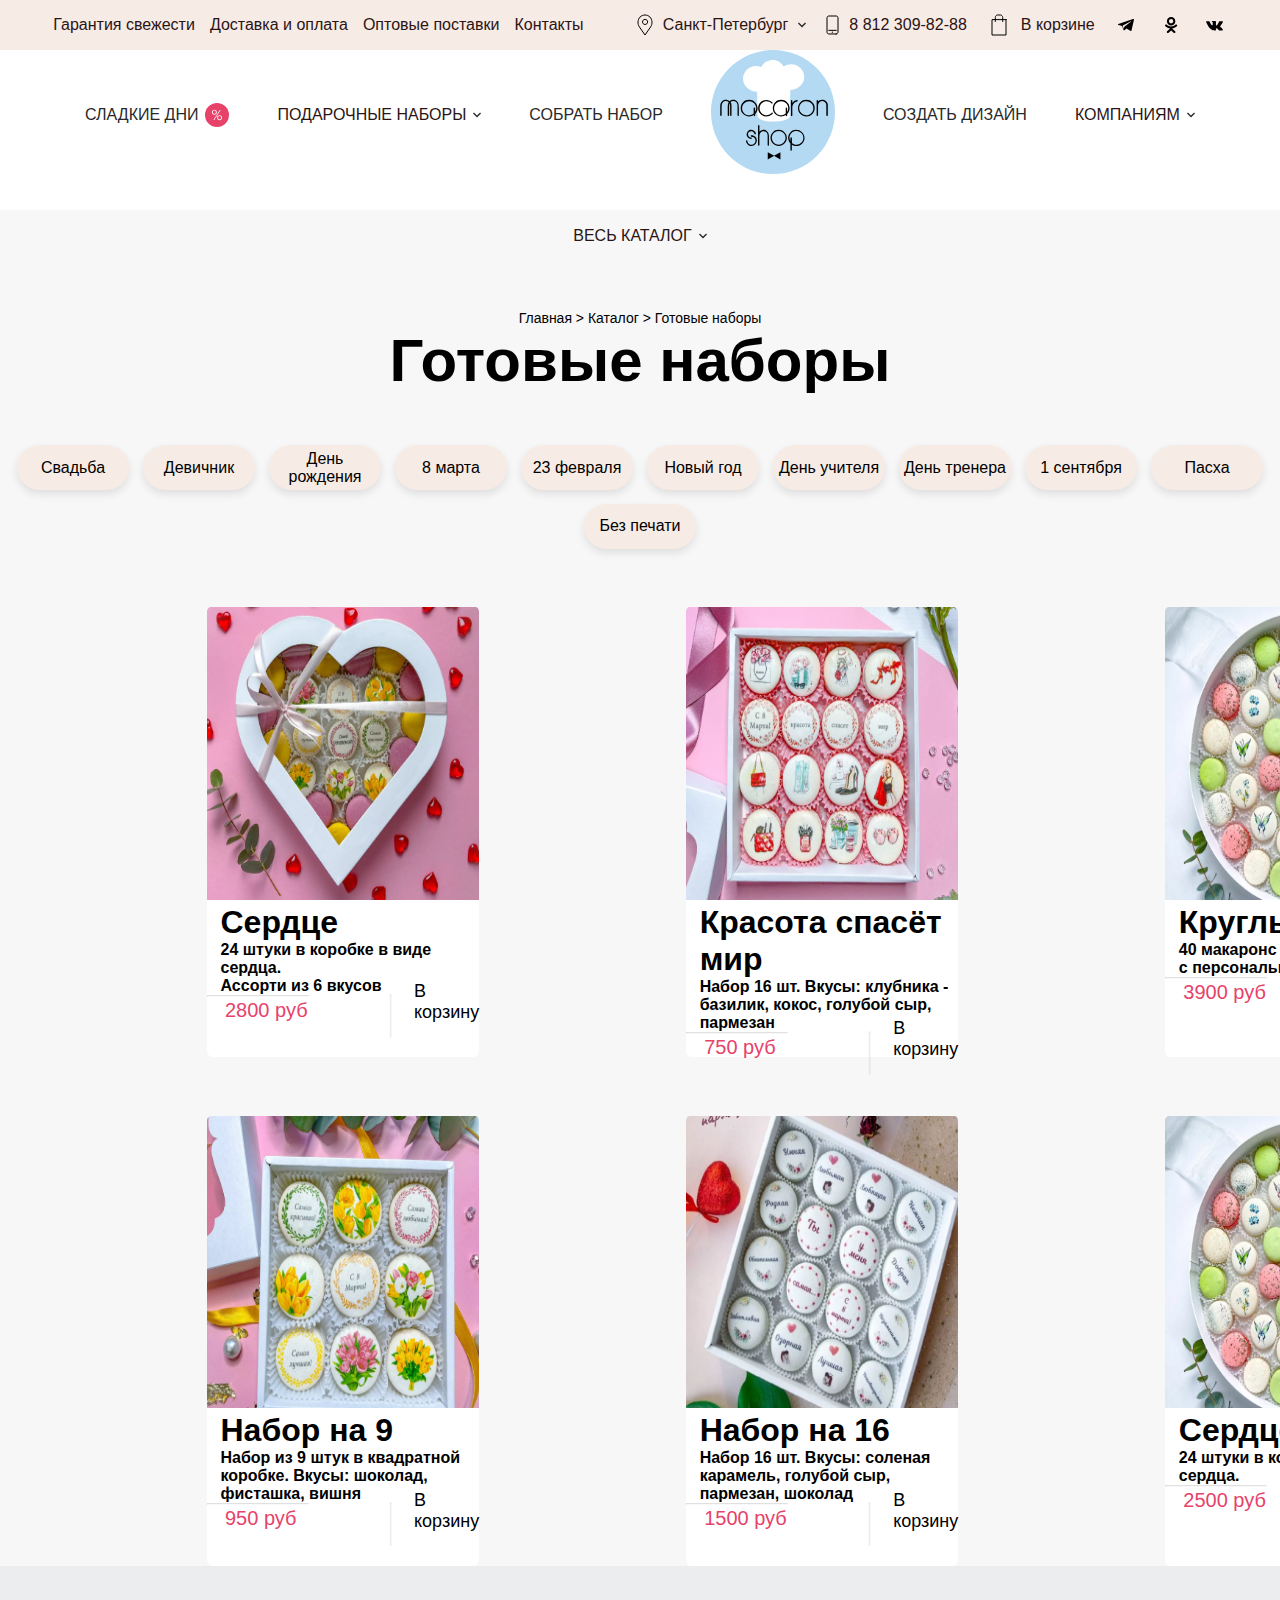
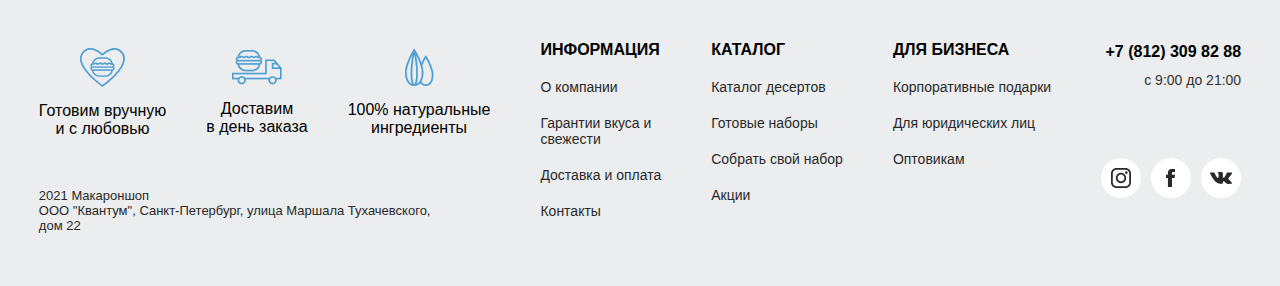
<file: Готовые наборы/index.html>
<!DOCTYPE html>
<html lang="en">

<head>
    <meta charset="UTF-8">
    <meta name="viewport" content="width=device-width, initial-scale=1.0">
    <title>Document</title>
    <link rel="stylesheet" href="style.css">
</head>

<body>

    <header>
        <article class="linkheaderleft">
            <b><a class="headerhref" href="../Гарантии качества/garant.html">Гарантия свежести</a></b>
            <b><a class="headerhref" href="../Доставка/dostav.html">Доставка и оплата</a></b>
            <b><a class="headerhref" href="#">Оптовые поставки</a></b>
            <b><a class="headerhref" href="#">Контакты</a></b>
        </article>
        <article class="linkheadermiddle">
            <article class="address">
                <img src="Картинки/head/Метка.svg" alt="Метка">
                <b>Санкт-Петербург</b>
                <img src="Картинки/head/Вниз.svg">
            </article>
            <article class="address">
                <img src="Картинки/head/Телефон.svg" alt="phone">
                <b>8 812 309-82-88</b>
            </article>
            <article class="address">
                <img src="Картинки/head/Корзина.svg" alt="basket">
                <b>В корзине</b>
            </article>
            <img class="social" src="Картинки/head/tg.svg" alt="tg">
            <img class="social" src="Картинки/head/ok.svg" alt="ok">
            <img class="social" src="Картинки/head/vk.svg" alt="vk">
        </article>

        <article class="mobileheader">
            <button class="mobileburger"> <img src="Картинки/head/burger.svg" alt="burger"></button>
            <img src="Картинки/head/mobile logo.svg">
            <button class="mobileaddress"><img src="Картинки/head/Корзина.svg"></button>
        </article>

    </header>
    <section class="head">
        <b><a class="linkhead" href="#">СЛАДКИЕ ДНИ</a> <img class="bot" src="Картинки/head/percent.svg"></b>
        <b class="linkhead">ПОДАРОЧНЫЕ НАБОРЫ <img class="bot" src="Картинки/head/Вниз.svg"></b>
        <b class="linkhead"><a href="#">СОБРАТЬ НАБОР</a></b>
        <form action="../Главная/main.html">
            <button class="buttonlogo"> <img class="logo" src="Картинки/head/лого.svg" alt="logo"></button>
        </form>
        <b><a class="linkhead" href="#">СОЗДАТЬ ДИЗАЙН</a></b>
        <b class="linkhead">КОМПАНИЯМ <img class="bot" src="Картинки/head/Вниз.svg"></b>
        <b class="linkhead">ВЕСЬ КАТАЛОГ <img class="bot" src="Картинки/head/Вниз.svg"></b>
    </section>


    <section class="container_1">
    </section>
    <article class="first-text">
        <p>Главная > Каталог > Готовые наборы</p>
    </article>
    <article class="second-text">
        <h1>Готовые наборы</h1>
    </article>
    </section>
    <section class="rectangle_more">
        <article class="rectangle_1">
            <p> Свадьба </p>
        </article>
        <article class="rectangle_2">
            <p> Девичник </p>
        </article>
        <article class="rectangle_3">
            <p> День рождения </p>
        </article>
        <article class="rectangle_4">
            <p> 8 марта </p>
        </article>
        <article class="rectangle_5">
            <p> 23 февраля </p>
        </article>
        <article class="rectangle_6">
            <p> Новый год </p>
        </article>
        <article class="rectangle_7">
            <p> День учителя </p>
        </article>
        <article class="rectangle_8">
            <p> День тренера </p>
        </article>
        <article class="rectangle_9">
            <p> 1 сентября </p>
        </article>
        <article class="rectangle_10">
            <p> Пасха </p>
        </article>
        <article class="rectangle_11">
            <p> Без печати </p>
        </article>
    </section>
    <section class="cards">
        <article class="card_1">
            <img src="images/card_1.png">
            <h1>Сердце</h1>
            <h4>24 штуки в коробке в виде сердца. <br>Ассорти из 6 вкусов </h4>
            <hr>
            <hr class="hr_2">
            <p class="text_1">2800 руб</p>
            <p class="text_2">В корзину</p>
            <img" src="images/shop.svg" width="100" height="111">
        </article>

        <article class="card_2">
            <img src="images/card_2.png">
            <h1>Красота спасёт мир </h1>
            <h4>Набор 16 шт. Вкусы: клубника - базилик, кокос, голубой сыр, пармезан</h4>
            <hr>
            <hr class="hr_2">
            <p class="text_1">750 руб</p>
            <p class="text_2">В корзину</p>
            <img" src="images/shop.svg" width="100" height="111">
        </article>

        <article class="card_3">
            <img src="images/card_3.png">
            <h1>Круглый набор </h1>
            <h4>40 макаронс в круглой коробке с персональной надписью</h4>
            <hr>
            <hr class="hr_2">
            <p class="text_1">3900 руб</p>
            <p class="text_2">В корзину</p>
            <img" src="images/shop.svg" width="100" height="111">
        </article>
    </section>

    <section class="cards">
        <article class="card_4">
            <img src="images/card_4.png">
            <h1>Набор на 9 </h1>
            <h4>Набор из 9 штук в квадратной коробке. Вкусы: шоколад, фисташка, вишня</h4>
            <hr>
            <hr class="hr_2">
            <p class="text_1">950 руб</p>
            <p class="text_2">В корзину</p>
            <img" src="images/shop.svg" width="100" height="111">
        </article>

        <article class="card_5">
            <img src="images/card_5.png">
            <h1>Набор на 16 </h1>
            <h4>Набор 16 шт. Вкусы: соленая карамель, голубой сыр, пармезан, шоколад </h4>
            <hr>
            <hr class="hr_2">
            <p class="text_1">1500 руб</p>
            <p class="text_2">В корзину</p>
            <img" src="images/shop.svg" width="100" height="111">
        </article>

        <article class="card_6">
            <img src="images/card_6.png">
            <h1>Сердце</h1>
            <h4>24 штуки в коробке в виде сердца.</h4>
            <hr>
            <hr class="hr_2">
            <p class="text_1">2500 руб</p>
            <p class="text_2">В корзину</p>
            <img" src="images/shop.svg" width="100" height="111">
        </article>
    </section>

    <footer>
        <article class="footerdesktop">
            <article class="contentfooter">

                <article class="firstcontentfooter">
                    <article class="imgfooter">

                        <article class="blockimgfooter">
                            <img src="Картинки/footer/Готовим вручную.png">
                            <p>Готовим вручную <br> и с любовью</p>
                        </article>


                        <article class="blockimgfooter">
                            <img src="Картинки/footer/Доставим.png">
                            <p>Доставим <br> в день заказа</p>
                        </article>

                        <article class="blockimgfooter">
                            <img src="Картинки/footer/миндальная мука.png">
                            <p>100% натуральные <br>ингредиенты</p>
                        </article>
                    </article>
                    <article class="textfooter"> 2021 Макароншоп<br>ООО "Квантум", Санкт-Петербург, улица Маршала
                        Тухачевского,<br> дом 22
                    </article>
                </article>

                <article class="linkfooter">
                    <h5>
                        <n> ИНФОРМАЦИЯ </n>
                    </h5>
                    <h6> <a href="#">О компании</a> </h6>
                    <h6> <a href="../Гарантии качества/garant.html">Гарантии вкуса и <br>свежести</a> </h6>
                    <h6> <a href="../Доставка/dostav.html">Доставка и оплата</a> </h6>
                    <h6> <a href="#">Контакты</a> </h6>
                </article>

                <article class="linkfooter">
                    <h5>
                        <n> КАТАЛОГ </n>
                    </h5>
                    <h6> <a href="#">Каталог десертов</a> </h6>
                    <h6> <a href="../Готовые наборы/index.html">Готовые наборы</a> </h6>
                    <h6> <a href="#">Собрать свой набор</a> </h6>
                    <h6> <a href="#">Акции</a> </h6>
                </article>

                <article class="linkfooter">
                    <h5>
                        <n> ДЛЯ БИЗНЕСА </n>
                    </h5>
                    <h6> <a href="#">Корпоративные подарки</a> </h6>
                    <h6> <a href="../Для юр.лиц/urli.html">Для юридических лиц</a> </h6>
                    <h6> <a href="#">Оптовикам</a> </h6>
                </article>
                <article class="infofooter">
                    <article class="textinfofooter">
                        <h4>
                            <n>+7 (812) 309 82 88 </n>
                        </h4>
                        <h6> с 9:00 до 21:00 </h6>
                    </article>
                    <article class="footersocial">
                        <a href="#"><img src="Картинки/footer/inst.svg"> </a>
                        <a href="#"><img src="Картинки/footer/facebook.svg"> </a>
                        <a href="#"><img src="Картинки/footer/wk.svg"> </a>
                    </article>
                </article>
            </article>
        </article>

        <article class="footermobile">
            <article class="imgfooter">
                <article class="blockimg">
                    <img src="Картинки/footer/Готовим вручную.png">
                    <img src="Картинки/footer/Доставим.png">
                    <img src="Картинки/footer/миндальная мука.png">
                </article>
                <article class="descriptionimg">
                    <p>Готовим вручную и с любовью</p>
                    <p>Доставим в день заказа</p>
                    <p>100% натуральные ингредиенты</p>
                </article>
            </article>

            <article class="textfooter">
                <article class="textleftfooter"> 2021 Макароншоп<br>ООО "Квантум", Санкт-Петербург,<br> улица Маршала
                    Тухачевского 22
                </article>
                <article class="textinfofooter">
                    <h4>
                        <n>+7 (812) 309 82 88 </n>
                    </h4>
                    <h6> с 9:00 до 21:00 </h6>
                </article>
            </article>
            <article class="footersocial">
                <a href="#"><img src="Картинки/footer/inst.svg"> </a>
                <a href="#"><img src="Картинки/footer/facebook.svg"> </a>
                <a href="#"><img src="Картинки/footer/wk.svg"> </a>
            </article>

        </article>

    </footer>
</body>

</html>
</file>
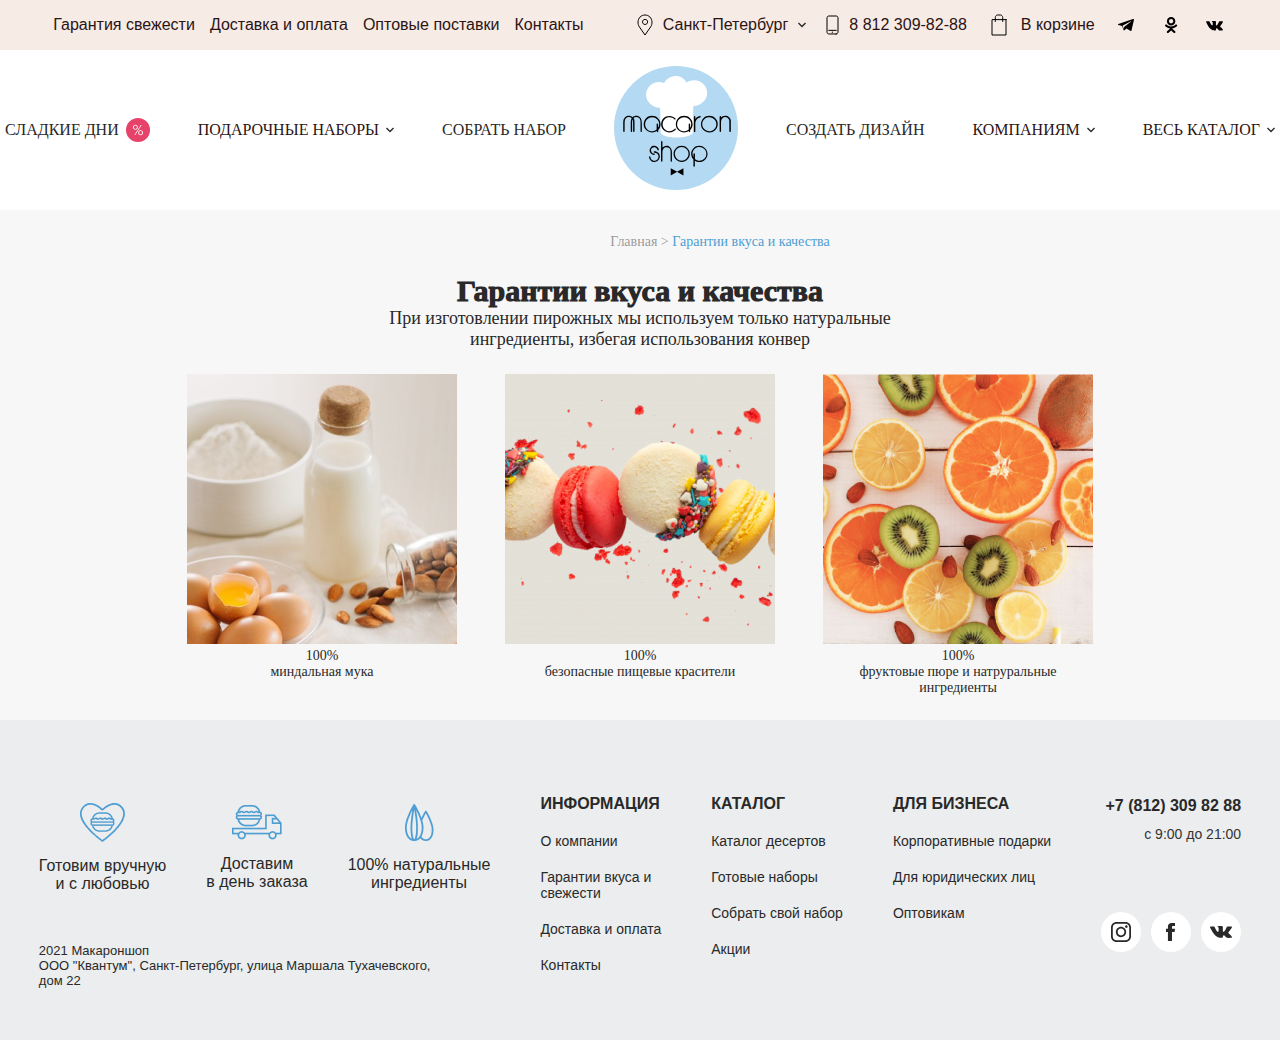
<file: Гарантии качества/garant.html>
<!DOCTYPE html>
<html lang="en">
<head>
    <meta charset="UTF-8">
    <meta http-equiv="X-UA-Compatible" content="IE=edge">
    <meta name="viewport" content="width=device-width, initial-scale=1.0">
    <link rel="stylesheet" href="garant.css">
    <title>Document</title>
</head>
<body>

    <header>
        <article class="linkheaderleft">
            <b><a class="headerhref" href="../Гарантии качества/garant.html">Гарантия свежести</a></b>
            <b><a class="headerhref" href="../Доставка/dostav.html">Доставка и оплата</a></b>
            <b><a class="headerhref" href="#">Оптовые поставки</a></b>
            <b><a class="headerhref" href="#">Контакты</a></b>
        </article>
        <article class="linkheadermiddle">
            <article class="address">
                <img src="Картинки/head/Метка.svg" alt="Метка">
                <b>Санкт-Петербург</b>
                <img src="Картинки/head/Вниз.svg">
            </article>
            <article class="address">
                <img src="Картинки/head/Телефон.svg" alt="phone">
                <b>8 812 309-82-88</b>
            </article>
            <article class="address">
                <img src="Картинки/head/Корзина.svg" alt="basket">
                <b>В корзине</b>
            </article>
            <img class="social" src="Картинки/head/tg.svg" alt="tg">
            <img class="social" src="Картинки/head/ok.svg" alt="ok">
            <img class="social" src="Картинки/head/vk.svg" alt="vk">
        </article>

        <article class="mobileheader">
            <button class="mobileburger"> <img src="Картинки/head/burger.svg" alt="burger"></button>
            <img src="Картинки/head/mobile logo.svg">
            <button class="mobileaddress"><img src="Картинки/head/Корзина.svg"></button>
        </article>

    </header>
    <section class="head">
        <b><a class="linkhead" href="#">СЛАДКИЕ ДНИ</a> <img class="bot" src="Картинки/head/percent.svg"></b>
        <b class="linkhead">ПОДАРОЧНЫЕ НАБОРЫ <img class="bot" src="Картинки/head/Вниз.svg"></b>
        <b class="linkhead"><a href="#">СОБРАТЬ НАБОР</a></b>
        <form action="../Главная/main.html">
            <button class="buttonlogo"> <img class="logo" src="Картинки/head/лого.svg" alt="logo"></button>
        </form>
        <b><a class="linkhead" href="#">СОЗДАТЬ ДИЗАЙН</a></b>
        <b class="linkhead">КОМПАНИЯМ <img class="bot" src="Картинки/head/Вниз.svg"></b>
        <b class="linkhead">ВЕСЬ КАТАЛОГ <img class="bot" src="Картинки/head/Вниз.svg"></b>
    </section>

    <section class="nav">
        <article>
            <a href="../Главная/main.html" class="link" id="glav">Главная ></a>
            <a href="#.html" class="link" id="garss"> Гарантии вкуса и качества</a>
        </article>
    </section>
    <section class="oglav">
        <p>Гарантии вкуса и качества<p>
    </section>      
    <section class="texts">
        <p> При изготовлении пирожных мы используем только натуральные</br>ингредиенты, избегая использования конвер</p>
    </section>
    <section class="card">           
        <article class="ot">
            <img src="./garant/milk.png" width="270" height="270" > 
            <p>100% </br>миндальная мука </p>
        </article>
        <article class="ot">
            <img src="./garant/makar.png" width="270" height="270"> 
            <p>100%</br>безопасные пищевые красители</p>
        </article>
        <article class="ot">
            <img src="./garant/orang.png" width="270" height="270">  
            <p>100%</br>фруктовые пюре и натруральные</br> ингредиенты</p>
        </article>
</section>
<footer>
    <article class="footerdesktop">
        <article class="contentfooter">

            <article class="firstcontentfooter">
                <article class="imgfooter">

                    <article class="blockimgfooter">
                        <img src="Картинки/footer/Готовим вручную.png">
                        <p>Готовим вручную <br> и с любовью</p>
                    </article>


                    <article class="blockimgfooter">
                        <img src="Картинки/footer/Доставим.png">
                        <p>Доставим <br> в день заказа</p>
                    </article>

                    <article class="blockimgfooter">
                        <img src="Картинки/footer/миндальная мука.png">
                        <p>100% натуральные <br>ингредиенты</p>
                    </article>
                </article>
                <article class="textfooter"> 2021 Макароншоп<br>ООО "Квантум", Санкт-Петербург, улица Маршала
                    Тухачевского,<br> дом 22
                </article>
            </article>

            <article class="linkfooter">
                <h5>
                    <n> ИНФОРМАЦИЯ </n>
                </h5>
                <h6> <a href="#">О компании</a> </h6>
                <h6> <a href="../Гарантии качества/garant.html">Гарантии вкуса и <br>свежести</a> </h6>
                <h6> <a href="../Доставка/dostav.html">Доставка и оплата</a> </h6>
                <h6> <a href="#">Контакты</a> </h6>
            </article>

            <article class="linkfooter">
                <h5>
                    <n> КАТАЛОГ </n>
                </h5>
                <h6> <a href="#">Каталог десертов</a> </h6>
                <h6> <a href="../Готовые наборы/index.html">Готовые наборы</a> </h6>
                <h6> <a href="#">Собрать свой набор</a> </h6>
                <h6> <a href="#">Акции</a> </h6>
            </article>

            <article class="linkfooter">
                <h5>
                    <n> ДЛЯ БИЗНЕСА </n>
                </h5>
                <h6> <a href="#">Корпоративные подарки</a> </h6>
                <h6> <a href="../Для юр.лиц/urli.html">Для юридических лиц</a> </h6>
                <h6> <a href="#">Оптовикам</a> </h6>
            </article>
            <article class="infofooter">
                <article class="textinfofooter">
                    <h4>
                        <n>+7 (812) 309 82 88 </n>
                    </h4>
                    <h6> с 9:00 до 21:00 </h6>
                </article>
                <article class="footersocial">
                    <a href="#"><img src="Картинки/footer/inst.svg"> </a>
                    <a href="#"><img src="Картинки/footer/facebook.svg"> </a>
                    <a href="#"><img src="Картинки/footer/wk.svg"> </a>
                </article>
            </article>
        </article>
    </article>

    <article class="footermobile">
        <article class="imgfooter">
            <article class="blockimg">
                <img src="Картинки/footer/Готовим вручную.png">
                <img src="Картинки/footer/Доставим.png">
                <img src="Картинки/footer/миндальная мука.png">
            </article>
            <article class="descriptionimg">
                <p>Готовим вручную и с любовью</p>
                <p>Доставим в день заказа</p>
                <p>100% натуральные ингредиенты</p>
            </article>
        </article>

        <article class="textfooter">
            <article class="textleftfooter"> 2021 Макароншоп<br>ООО "Квантум", Санкт-Петербург,<br> улица Маршала
                Тухачевского 22
            </article>
            <article class="textinfofooter">
                <h4>
                    <n>+7 (812) 309 82 88 </n>
                </h4>
                <h6> с 9:00 до 21:00 </h6>
            </article>
        </article>
        <article class="footersocial">
            <a href="#"><img src="Картинки/footer/inst.svg"> </a>
            <a href="#"><img src="Картинки/footer/facebook.svg"> </a>
            <a href="#"><img src="Картинки/footer/wk.svg"> </a>
        </article>

    </article>

</footer>


</body>
</html>
</file>
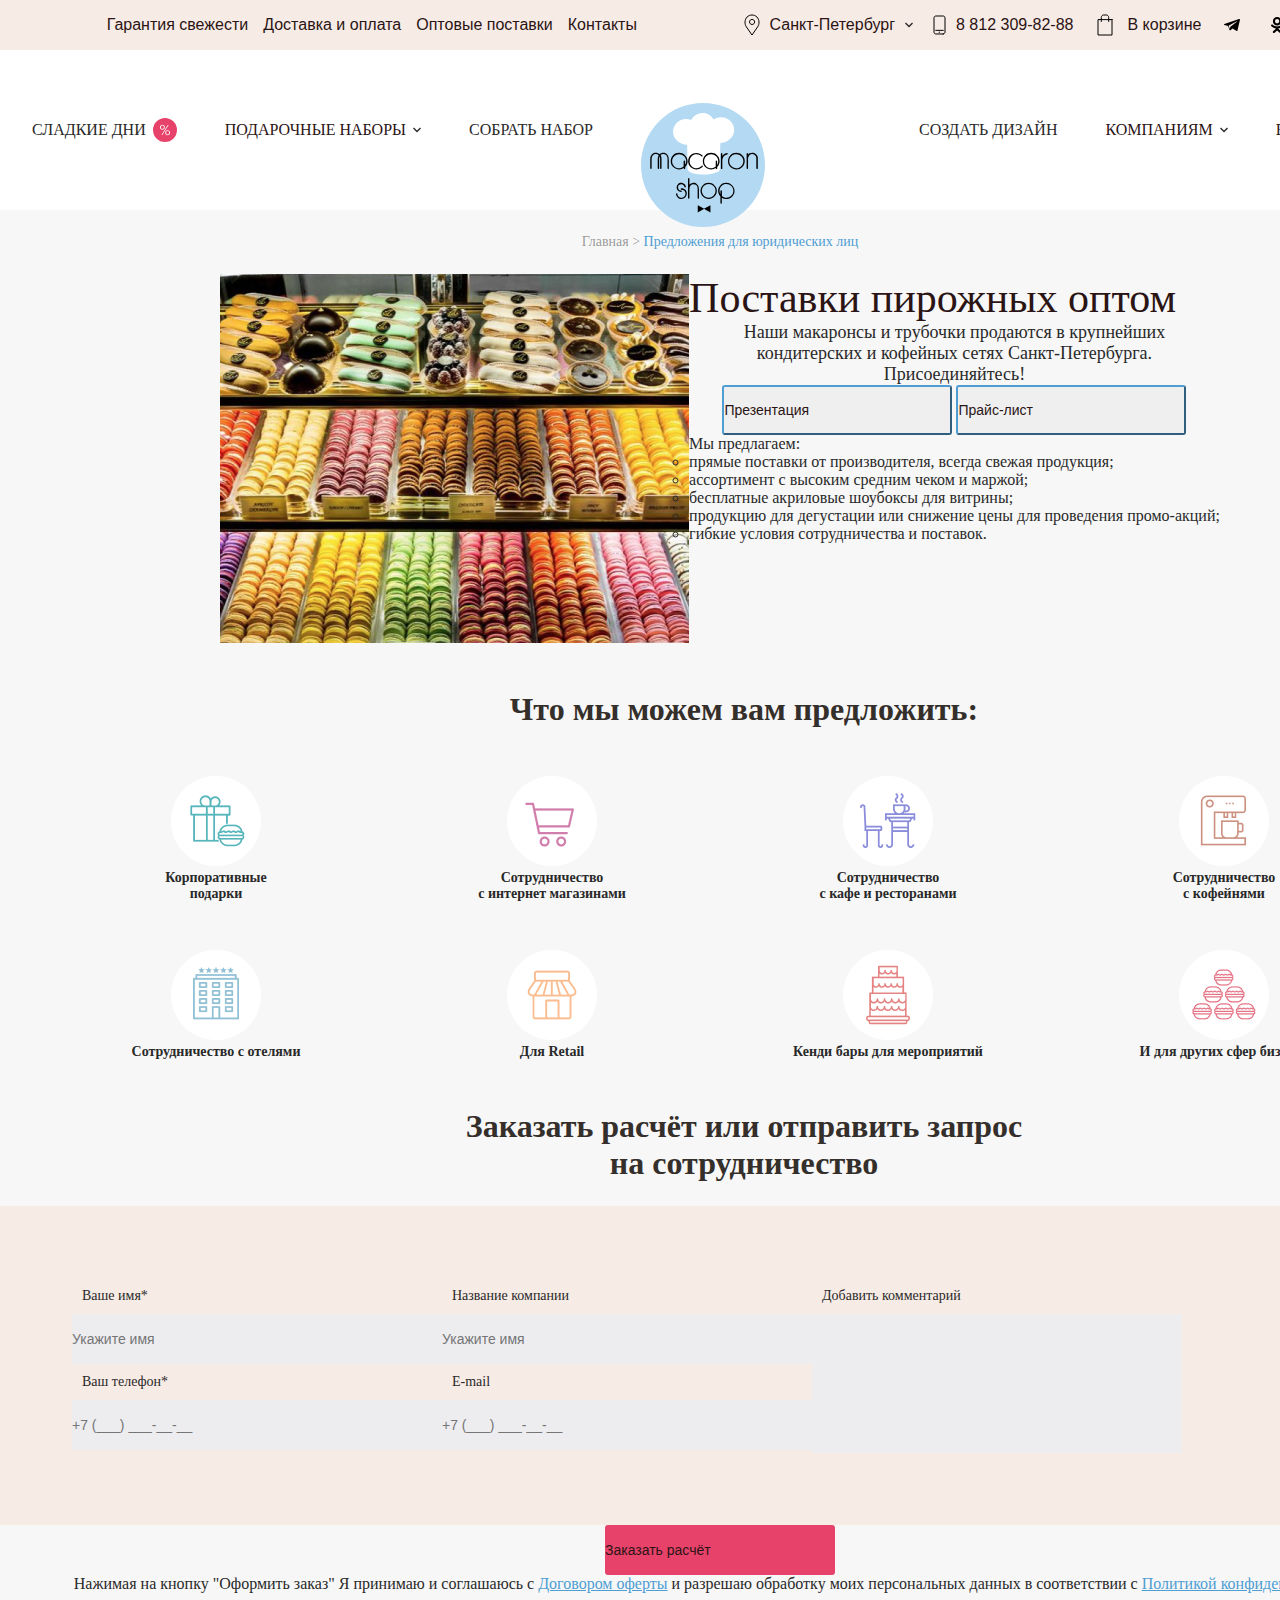
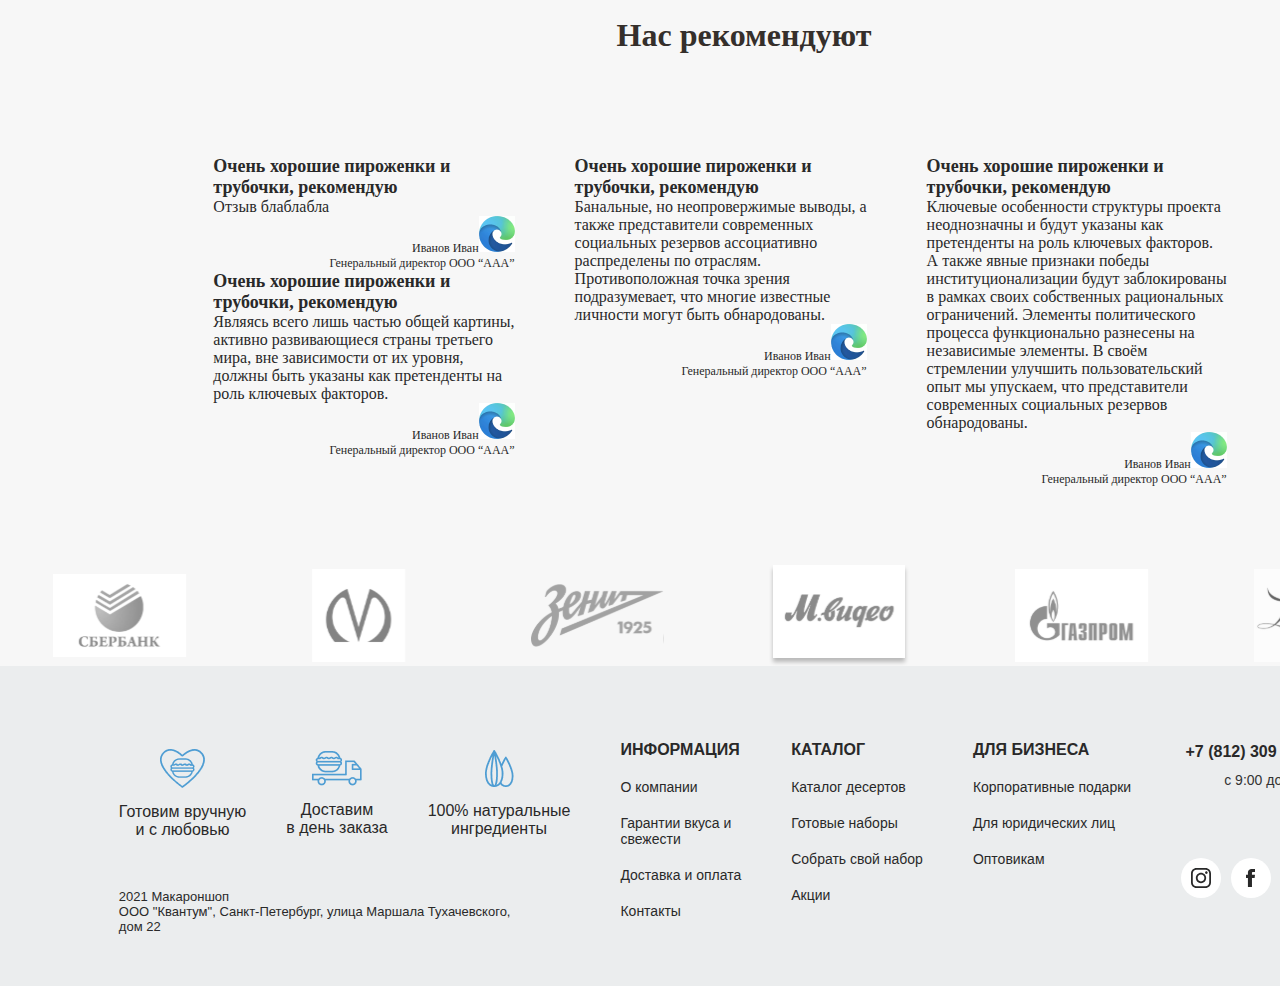
<file: Для юр.лиц/urli.html>
<!DOCTYPE html>
<html lang="en">
<head>
    <meta charset="UTF-8">
    <meta http-equiv="X-UA-Compatible" content="IE=edge">
    <meta name="viewport" content="width=device-width, initial-scale=1.0">
    <link rel="stylesheet" href="urli.css">
    <title>Document</title>
</head>
<body>
    <header>
        <article class="linkheaderleft">
            <b><a class="headerhref" href="../Гарантии качества/garant.html">Гарантия свежести</a></b>
            <b><a class="headerhref" href="../Доставка/dostav.html">Доставка и оплата</a></b>
            <b><a class="headerhref" href="#">Оптовые поставки</a></b>
            <b><a class="headerhref" href="#">Контакты</a></b>
        </article>
        <article class="linkheadermiddle">
            <article class="address">
                <img src="Картинки/head/Метка.svg" alt="Метка">
                <b>Санкт-Петербург</b>
                <img src="Картинки/head/Вниз.svg">
            </article>
            <article class="address">
                <img src="Картинки/head/Телефон.svg" alt="phone">
                <b>8 812 309-82-88</b>
            </article>
            <article class="address">
                <img src="Картинки/head/Корзина.svg" alt="basket">
                <b>В корзине</b>
            </article>
            <img class="social" src="Картинки/head/tg.svg" alt="tg">
            <img class="social" src="Картинки/head/ok.svg" alt="ok">
            <img class="social" src="Картинки/head/vk.svg" alt="vk">
        </article>

        <article class="mobileheader">
            <button class="mobileburger"> <img src="Картинки/head/burger.svg" alt="burger"></button>
            <img src="Картинки/head/mobile logo.svg">
            <button class="mobileaddress"><img src="Картинки/head/Корзина.svg"></button>
        </article>

    </header>
    <section class="head">
        <b><a class="linkhead" href="#">СЛАДКИЕ ДНИ</a> <img class="bot" src="Картинки/head/percent.svg"></b>
        <b class="linkhead">ПОДАРОЧНЫЕ НАБОРЫ <img class="bot" src="Картинки/head/Вниз.svg"></b>
        <b class="linkhead"><a href="#">СОБРАТЬ НАБОР</a></b>
        <form action="../Главная/main.html">
            <button class="buttonlogo"> <img class="logo" src="Картинки/head/лого.svg" alt="logo"></button>
        </form>
        <b><a class="linkhead" href="#">СОЗДАТЬ ДИЗАЙН</a></b>
        <b class="linkhead">КОМПАНИЯМ <img class="bot" src="Картинки/head/Вниз.svg"></b>
        <b class="linkhead">ВЕСЬ КАТАЛОГ <img class="bot" src="Картинки/head/Вниз.svg"></b>
    </section>


    <section class="nav">
        <article>
            <a href="../Главная/main.html" class="link" id="glav">Главная ></a>
            <a href="#.html" class="link" id="garss">Предложения для юридических лиц</a>
        </article>
    </section>
    <section class="dost">
        <article >  
            <figure class="opdost">
                <img src="urli/pech.png"  id="vel">
                <ul class="spis"> 
                <p class="named"><b>Поставки пирожных оптом</b></p>
                <p class="text">Наши макаронсы и трубочки продаются в крупнейших
                     кондитерских и кофейных сетях Санкт-Петербурга. 
                     Присоединяйтесь! </p>
                     <button><b>Презентация</b></button>
                     <button><b>Прайс-лист</b></button>
                <p class="textd">Мы предлагаем:<ul class="textd">
                    <li>прямые поставки от производителя, всегда свежая продукция;</li>
                    <li>ассортимент с высоким средним чеком и маржой;</li> 
                    <li>бесплатные акриловые шоубоксы для витрины;</li>
                    <li>продукцию для дегустации или снижение цены для проведения промо-акций; </li>
                    <li>гибкие условия сотрудничества и поставок.</ul></li></p>
                </ul>
        </figure>
    </article>
</section>
<h1 class="pn">Что мы можем вам предложить:</h1>
<section class="kart">           
        <article class="ot">
            <img src="urli/sur.png"> 
            <h1 class="card-title">Корпоративные 
                подарки</h1>
        </article>
        <article class="ot">
            <img src="urli/tele.png"> 
            <h1 class="card-title">Сотрудничество 
                с интернет магазинами</h1>
        </article>
        <article class="ot">
            <img src="urli/stol.png" >  
            <h1 class="card-title">Сотрудничество 
                с кафе и ресторанами</h1>
        </article>
        <article class="ot">
            <img src="urli/kofef.png" >  
            <h1 class="card-title">Сотрудничество 
                с кофейнями</h1>
        </article>   
    <article class="ot">
        <img src="urli/dom.png"> 
        <h1 class="card-title">Сотрудничество с отелями</h1>
    </article>
    <article class="ot">
        <img src="urli/mag.png"> 
        <h1 class="card-title">Для Retail</h1>
    </article>
    <article class="ot">
        <img src="urli/tort.png">  
        <h1 class="card-title">Кенди бары для мероприятий</h1>
    </article>
    <article class="ot">
        <img src="urli/mac.png">  
        <h1 class="card-title">И для других сфер бизнеса</h1>
    </article>
</section>
<h1 class="pn">Заказать расчёт или отправить запрос 
    на сотрудничество</h1>
<section class="obr">
    <article class="in">
        <figure class="opdost">
        <ul class="stolb">
        <label>Ваше имя*</label><input class="card-title" placeholder="Укажите имя">
        <label>Ваш телефон*</label><input class="card-title" placeholder="+7 (___) ___-__-__">
        </ul>
        <ul class="stolb">
        <label>Название компании</label><input class="card-title" placeholder="Укажите имя">
        <label>E-mail</label><input class="card-title" placeholder="+7 (___) ___-__-__">    
        </ul>
        <ul class="stolb">
        <label>Добавить комментарий</label><input class="card-title" id="com">
        </ul>
        </figure>
    </article>
</section>
<section class="butt">
    <button class="ras"><b>Заказать расчёт</b></button>
    <p>Нажимая на кнопку "Оформить заказ" Я принимаю и соглашаюсь с <u>Договором оферты</u> и разрешаю обработку моих персональных данных в соответствии с <u>Политикой конфиденциальности</u></p>
</section>
<h1 class="pn">Нас рекомендуют</h1>
<section class="otz">
    <article class="in">
        <figure class="opdost">
        <ul class="otk">
            <h1 class="title">Очень хорошие пироженки и 
                трубочки, рекомендую</h1>
            <p class="left">Отзыв блаблабла</p>
            <p class="right">Иванов Иван<img src="urli/me.png">
                Генеральный директор ООО “ААА” </p>
            <h1 class="title">Очень хорошие пироженки и 
                трубочки, рекомендую</h1>
            <p class="left">Являясь всего лишь частью общей картины,
                активно развивающиеся страны третьего 
                мира, вне зависимости от их уровня,
                должны быть указаны как претенденты на
                роль ключевых факторов. </p>
            <p class="right">Иванов Иван<img src="urli/me.png">
                Генеральный директор ООО “ААА” </p>
        </ul>
        <ul class="otk">
            <h1 class="title">Очень хорошие пироженки и 
                трубочки, рекомендую</h1>
            <p class="left">Банальные, но неопровержимые выводы, а
                 также представители современных 
                 социальных резервов ассоциативно
                  распределены по отраслям. 
                  Противоположная точка зрения 
                  подразумевает, что многие известные 
                  личности могут быть обнародованы. </p>
            <p class="right">Иванов Иван<img src="urli/me.png">
                Генеральный директор ООО “ААА” </p>
        </ul>
        <ul class="otk">
            <h1 class="title">Очень хорошие пироженки и 
                трубочки, рекомендую</h1>
            <p class="left">Ключевые особенности структуры проекта
                 неоднозначны и будут указаны как 
                 претенденты на роль ключевых факторов. 
                 А также явные признаки победы 
                 институционализации будут заблокированы 
                 в рамках своих собственных рациональных 
                 ограничений. Элементы политического
                 процесса функционально разнесены на
                 независимые элементы. В своём 
                 стремлении улучшить пользовательский
                 опыт мы упускаем, что представители
                 современных социальных резервов 
                 обнародованы.</p>
                 <p class="right">Иванов Иван<img src="urli/me.png">
                    Генеральный директор ООО “ААА” </p>
        </ul>
        </figure>
    </article>
</section>
<section class="logo">
    <img src="urli/1.svg"> 
    <img src="urli/2.svg"> 
    <img src="urli/3.svg"> 
    <img src="urli/4.svg"> 
    <img src="urli/5.svg"> 
    <img src="urli/6.svg"> 
</section>

<footer>
    <article class="footerdesktop">
        <article class="contentfooter">

            <article class="firstcontentfooter">
                <article class="imgfooter">

                    <article class="blockimgfooter">
                        <img src="Картинки/footer/Готовим вручную.png">
                        <p>Готовим вручную <br> и с любовью</p>
                    </article>


                    <article class="blockimgfooter">
                        <img src="Картинки/footer/Доставим.png">
                        <p>Доставим <br> в день заказа</p>
                    </article>

                    <article class="blockimgfooter">
                        <img src="Картинки/footer/миндальная мука.png">
                        <p>100% натуральные <br>ингредиенты</p>
                    </article>
                </article>
                <article class="textfooter"> 2021 Макароншоп<br>ООО "Квантум", Санкт-Петербург, улица Маршала
                    Тухачевского,<br> дом 22
                </article>
            </article>

            <article class="linkfooter">
                <h5>
                    <n> ИНФОРМАЦИЯ </n>
                </h5>
                <h6> <a href="#">О компании</a> </h6>
                <h6> <a href="../Гарантии качества/garant.html">Гарантии вкуса и <br>свежести</a> </h6>
                <h6> <a href="../Доставка/dostav.html">Доставка и оплата</a> </h6>
                <h6> <a href="#">Контакты</a> </h6>
            </article>

            <article class="linkfooter">
                <h5>
                    <n> КАТАЛОГ </n>
                </h5>
                <h6> <a href="#">Каталог десертов</a> </h6>
                <h6> <a href="../Готовые наборы/index.html">Готовые наборы</a> </h6>
                <h6> <a href="#">Собрать свой набор</a> </h6>
                <h6> <a href="#">Акции</a> </h6>
            </article>

            <article class="linkfooter">
                <h5>
                    <n> ДЛЯ БИЗНЕСА </n>
                </h5>
                <h6> <a href="#">Корпоративные подарки</a> </h6>
                <h6> <a href="../Для юр.лиц/urli.html">Для юридических лиц</a> </h6>
                <h6> <a href="#">Оптовикам</a> </h6>
            </article>
            <article class="infofooter">
                <article class="textinfofooter">
                    <h4>
                        <n>+7 (812) 309 82 88 </n>
                    </h4>
                    <h6> с 9:00 до 21:00 </h6>
                </article>
                <article class="footersocial">
                    <a href="#"><img src="Картинки/footer/inst.svg"> </a>
                    <a href="#"><img src="Картинки/footer/facebook.svg"> </a>
                    <a href="#"><img src="Картинки/footer/wk.svg"> </a>
                </article>
            </article>
        </article>
    </article>

    <article class="footermobile">
        <article class="imgfooter">
            <article class="blockimg">
                <img src="Картинки/footer/Готовим вручную.png">
                <img src="Картинки/footer/Доставим.png">
                <img src="Картинки/footer/миндальная мука.png">
            </article>
            <article class="descriptionimg">
                <p>Готовим вручную и с любовью</p>
                <p>Доставим в день заказа</p>
                <p>100% натуральные ингредиенты</p>
            </article>
        </article>

        <article class="textfooter">
            <article class="textleftfooter"> 2021 Макароншоп<br>ООО "Квантум", Санкт-Петербург,<br> улица Маршала
                Тухачевского 22
            </article>
            <article class="textinfofooter">
                <h4>
                    <n>+7 (812) 309 82 88 </n>
                </h4>
                <h6> с 9:00 до 21:00 </h6>
            </article>
        </article>
        <article class="footersocial">
            <a href="#"><img src="Картинки/footer/inst.svg"> </a>
            <a href="#"><img src="Картинки/footer/facebook.svg"> </a>
            <a href="#"><img src="Картинки/footer/wk.svg"> </a>
        </article>

    </article>

</footer>
</body>
</html>
</file>
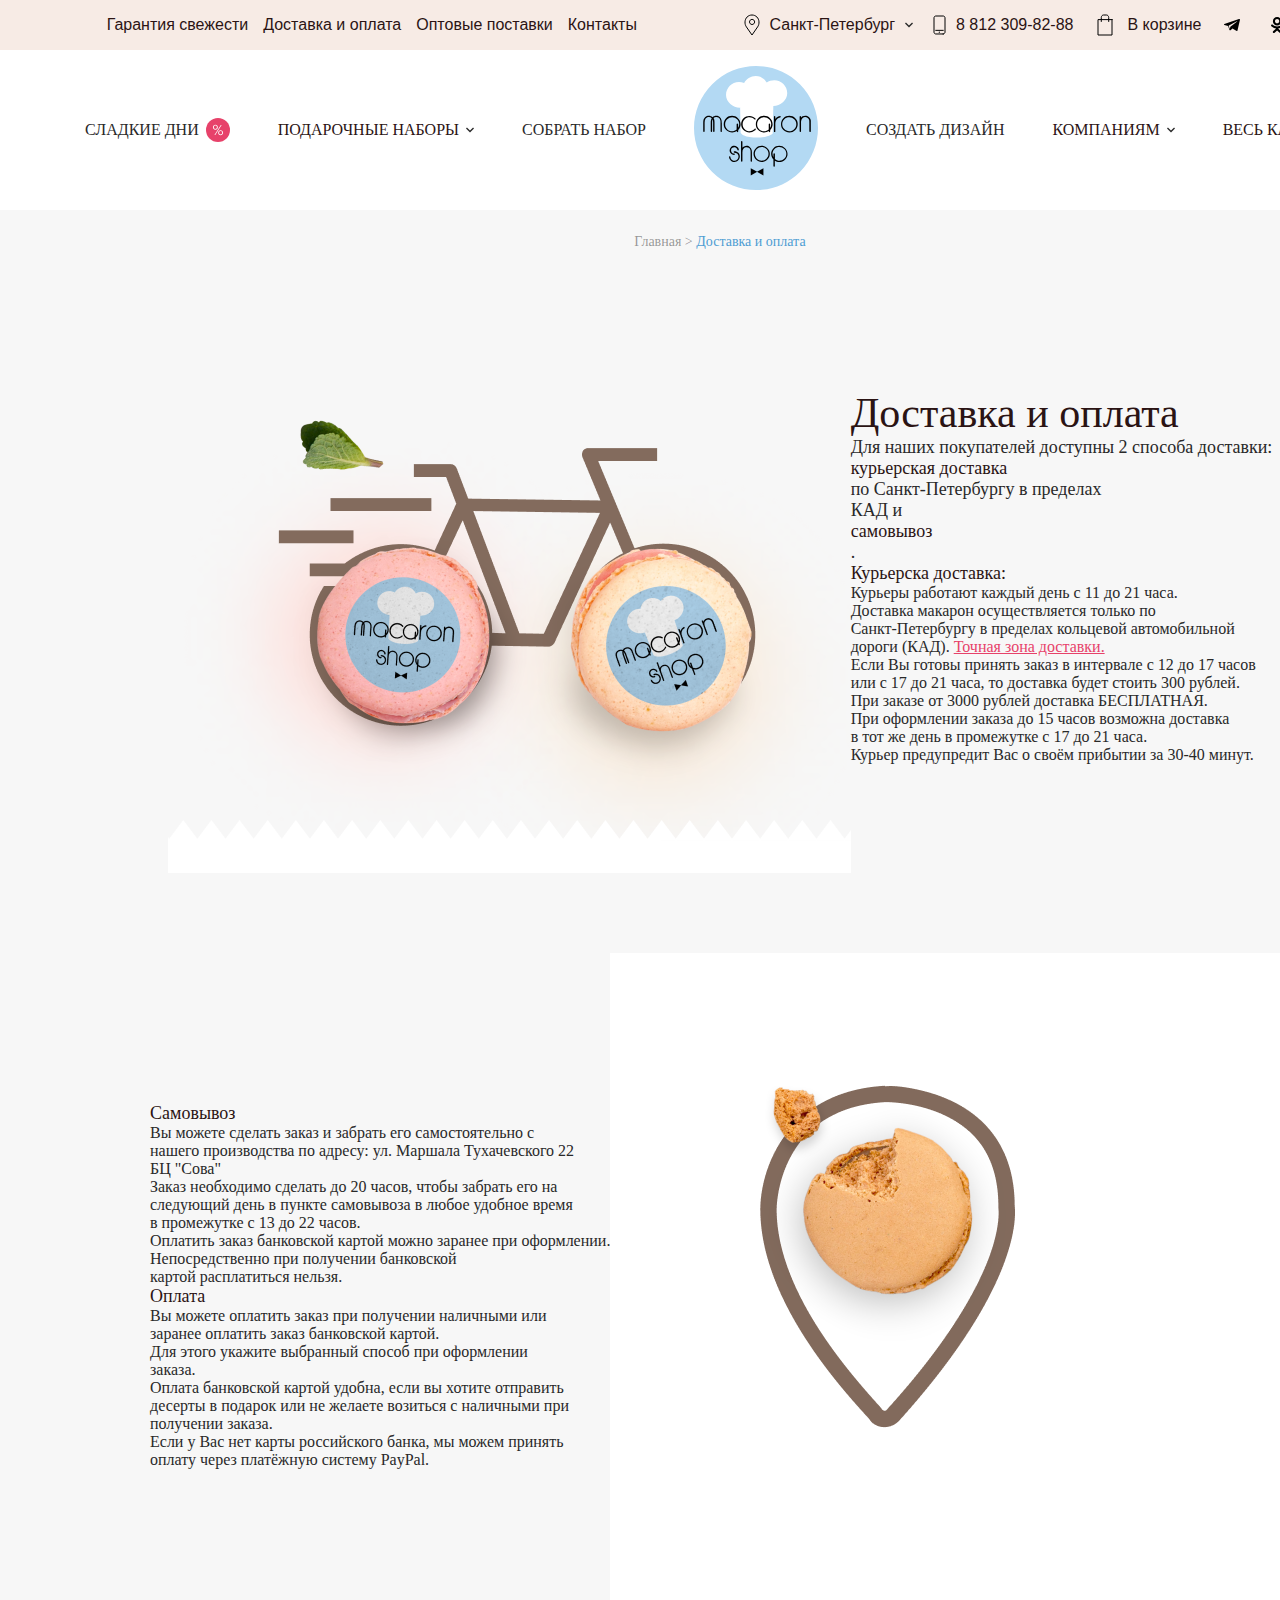
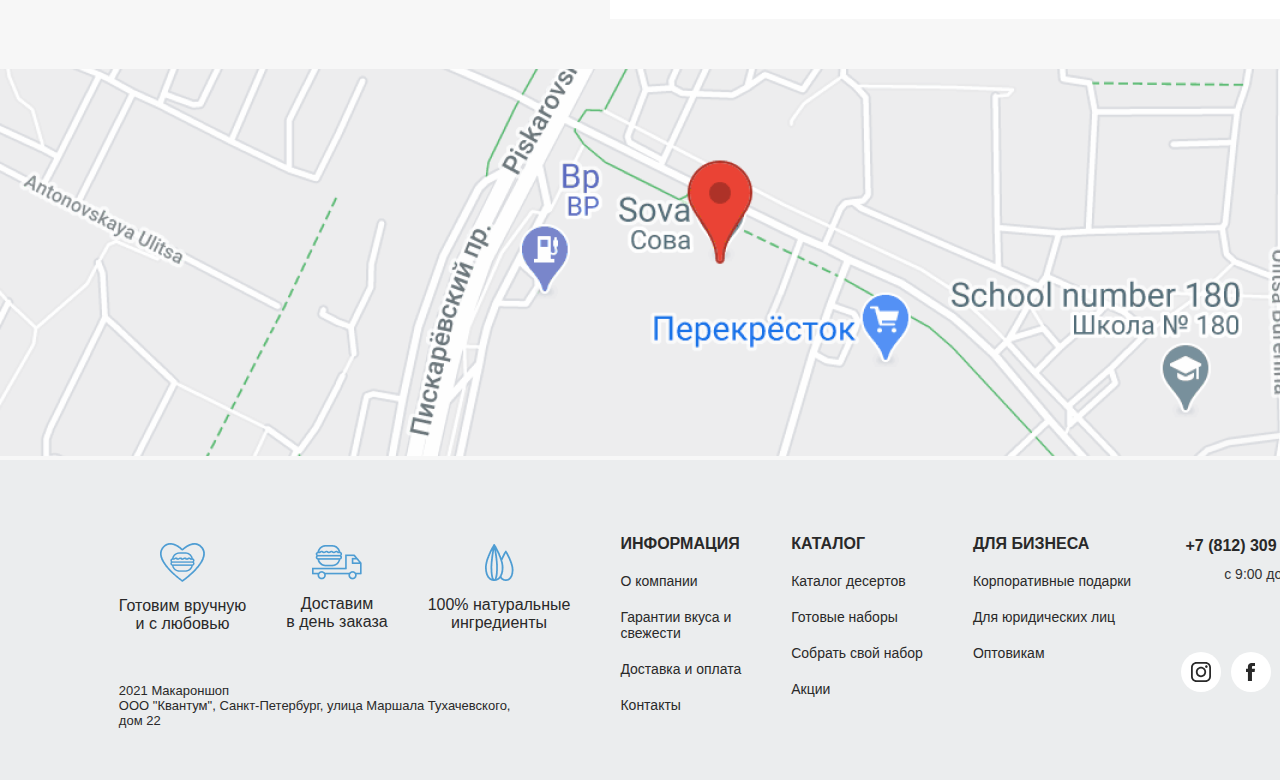
<file: Доставка/dostav.html>
<!DOCTYPE html>
<html lang="en">
<head>
    <meta charset="UTF-8">
    <meta http-equiv="X-UA-Compatible" content="IE=edge">
    <meta name="viewport" content="width=device-width, initial-scale=1.0">
    <link rel="stylesheet" href="dostav.css">
    <title>Document</title>
</head>
<body>

    <header>
        <article class="linkheaderleft">
            <b><a class="headerhref" href="../Гарантии качества/garant.html">Гарантия свежести</a></b>
            <b><a class="headerhref" href="../Доставка/dostav.html">Доставка и оплата</a></b>
            <b><a class="headerhref" href="#">Оптовые поставки</a></b>
            <b><a class="headerhref" href="#">Контакты</a></b>
        </article>
        <article class="linkheadermiddle">
            <article class="address">
                <img src="Картинки/head/Метка.svg" alt="Метка">
                <b>Санкт-Петербург</b>
                <img src="Картинки/head/Вниз.svg">
            </article>
            <article class="address">
                <img src="Картинки/head/Телефон.svg" alt="phone">
                <b>8 812 309-82-88</b>
            </article>
            <article class="address">
                <img src="Картинки/head/Корзина.svg" alt="basket">
                <b>В корзине</b>
            </article>
            <img class="social" src="Картинки/head/tg.svg" alt="tg">
            <img class="social" src="Картинки/head/ok.svg" alt="ok">
            <img class="social" src="Картинки/head/vk.svg" alt="vk">
        </article>

        <article class="mobileheader">
            <button class="mobileburger"> <img src="Картинки/head/burger.svg" alt="burger"></button>
            <img src="Картинки/head/mobile logo.svg">
            <button class="mobileaddress"><img src="Картинки/head/Корзина.svg"></button>
        </article>

    </header>
    <section class="head">
        <b><a class="linkhead" href="#">СЛАДКИЕ ДНИ</a> <img class="bot" src="Картинки/head/percent.svg"></b>
        <b class="linkhead">ПОДАРОЧНЫЕ НАБОРЫ <img class="bot" src="Картинки/head/Вниз.svg"></b>
        <b class="linkhead"><a href="#">СОБРАТЬ НАБОР</a></b>
        <form action="../Главная/main.html">
            <button class="buttonlogo"> <img class="logo" src="Картинки/head/лого.svg" alt="logo"></button>
        </form>
        <b><a class="linkhead" href="#">СОЗДАТЬ ДИЗАЙН</a></b>
        <b class="linkhead">КОМПАНИЯМ <img class="bot" src="Картинки/head/Вниз.svg"></b>
        <b class="linkhead">ВЕСЬ КАТАЛОГ <img class="bot" src="Картинки/head/Вниз.svg"></b>
    </section>

    <section class="nav">
        <article>
            <a href="../Главная/main.html" class="link" id="glav">Главная ></a>
            <a href="#.html" class="link" id="garss">Доставка и оплата</a>
        </article>
    </section>
    <section class="dost">
        <article >  
            <figure class="opdost">
                <img src="dostav/vel.png"  id="vel">
                <ul> 
                <p class="named"><b>Доставка и оплата</b></p>
                <p class="textd">Для наших покупателей доступны 2 способа доставки:
                    <b>курьерская доставка</b> по Санкт-Петербургу в пределах 
                    КАД и <b>самовывоз</b>.</p>
                <p class="name"><b>Курьерска доставка:</b></p>
                <p class="text">Курьеры работают каждый день с 11 до 21 часа. 
                    Доставка макарон осуществляется только по 
                    Санкт-Петербургу в пределах кольцевой автомобильной 
                    дороги (КАД). <u>Точная зона доставки. </u></p>
                <p class="text">Если Вы готовы принять заказ в интервале с 12 до 17 часов 
                    или с 17 до 21 часа, то доставка будет стоить 300 рублей.</p> 
                <p class="text">При заказе от 3000 рублей доставка БЕСПЛАТНАЯ.</p>
                <p class="text">При оформлении заказа до 15 часов возможна доставка
                     в тот же день в промежутке с 17 до 21 часа.</p>
                <p class="text">Курьер предупредит Вас о своём прибытии за 30-40 минут.</p>
                </ul>
        </figure>
    </article>
</section>
<section class="voz">
    <article >  
        <figure class="fvoz">
            <ul> 
            <p class="name"><b>Самовывоз</b></p>
            <p class="text">Вы можете сделать заказ и забрать его самостоятельно с
                 нашего производства по адресу: ул. Маршала Тухачевского 22
                  БЦ "Сова"</p>
            <p class="text">Заказ необходимо сделать до 20 часов, чтобы забрать его на
                 следующий день в пункте самовывоза в любое удобное время
                  в промежутке с 13 до 22 часов.</p>
            <p class="text">Оплатить заказ банковской картой можно заранее при оформлении.
                 Непосредственно при получении банковской
                  картой расплатиться нельзя.</p>
            <p class="name"><b>Оплата</b></p>
            <p class="text">Вы можете оплатить заказ при получении наличными или
                 заранее оплатить заказ банковской картой. 
                 Для этого укажите выбранный способ при оформлении 
                 заказа. </p>
            <p class="text">Оплата банковской картой удобна, если вы хотите отправить 
                десерты в подарок или не желаете возиться с наличными при
                 получении заказа.</p>
            <p class="text">Если у Вас нет карты российского банка, мы можем принять 
                оплату через платёжную систему PayPal. </p>
            </ul>            
            <img src="dostav/kur.png"  id="vel">
    </figure>
</article>
</section>
<section >
    <img src="dostav/karta.png" class="kart">
</section>


<footer>
    <article class="footerdesktop">
        <article class="contentfooter">

            <article class="firstcontentfooter">
                <article class="imgfooter">

                    <article class="blockimgfooter">
                        <img src="Картинки/footer/Готовим вручную.png">
                        <p>Готовим вручную <br> и с любовью</p>
                    </article>


                    <article class="blockimgfooter">
                        <img src="Картинки/footer/Доставим.png">
                        <p>Доставим <br> в день заказа</p>
                    </article>

                    <article class="blockimgfooter">
                        <img src="Картинки/footer/миндальная мука.png">
                        <p>100% натуральные <br>ингредиенты</p>
                    </article>
                </article>
                <article class="textfooter"> 2021 Макароншоп<br>ООО "Квантум", Санкт-Петербург, улица Маршала
                    Тухачевского,<br> дом 22
                </article>
            </article>

            <article class="linkfooter">
                <h5>
                    <n> ИНФОРМАЦИЯ </n>
                </h5>
                <h6> <a href="#">О компании</a> </h6>
                <h6> <a href="../Гарантии качества/garant.html">Гарантии вкуса и <br>свежести</a> </h6>
                <h6> <a href="../Доставка/dostav.html">Доставка и оплата</a> </h6>
                <h6> <a href="#">Контакты</a> </h6>
            </article>

            <article class="linkfooter">
                <h5>
                    <n> КАТАЛОГ </n>
                </h5>
                <h6> <a href="#">Каталог десертов</a> </h6>
                <h6> <a href="../Готовые наборы/index.html">Готовые наборы</a> </h6>
                <h6> <a href="#">Собрать свой набор</a> </h6>
                <h6> <a href="#">Акции</a> </h6>
            </article>

            <article class="linkfooter">
                <h5>
                    <n> ДЛЯ БИЗНЕСА </n>
                </h5>
                <h6> <a href="#">Корпоративные подарки</a> </h6>
                <h6> <a href="../Для юр.лиц/urli.html">Для юридических лиц</a> </h6>
                <h6> <a href="#">Оптовикам</a> </h6>
            </article>
            <article class="infofooter">
                <article class="textinfofooter">
                    <h4>
                        <n>+7 (812) 309 82 88 </n>
                    </h4>
                    <h6> с 9:00 до 21:00 </h6>
                </article>
                <article class="footersocial">
                    <a href="#"><img src="Картинки/footer/inst.svg"> </a>
                    <a href="#"><img src="Картинки/footer/facebook.svg"> </a>
                    <a href="#"><img src="Картинки/footer/wk.svg"> </a>
                </article>
            </article>
        </article>
    </article>

    <article class="footermobile">
        <article class="imgfooter">
            <article class="blockimg">
                <img src="Картинки/footer/Готовим вручную.png">
                <img src="Картинки/footer/Доставим.png">
                <img src="Картинки/footer/миндальная мука.png">
            </article>
            <article class="descriptionimg">
                <p>Готовим вручную и с любовью</p>
                <p>Доставим в день заказа</p>
                <p>100% натуральные ингредиенты</p>
            </article>
        </article>

        <article class="textfooter">
            <article class="textleftfooter"> 2021 Макароншоп<br>ООО "Квантум", Санкт-Петербург,<br> улица Маршала
                Тухачевского 22
            </article>
            <article class="textinfofooter">
                <h4>
                    <n>+7 (812) 309 82 88 </n>
                </h4>
                <h6> с 9:00 до 21:00 </h6>
            </article>
        </article>
        <article class="footersocial">
            <a href="#"><img src="Картинки/footer/inst.svg"> </a>
            <a href="#"><img src="Картинки/footer/facebook.svg"> </a>
            <a href="#"><img src="Картинки/footer/wk.svg"> </a>
        </article>

    </article>

</footer>

</body>
</html>
</file>
<file: Готовые наборы/style.css>
* {
    margin: 0;
    padding: 0;
}




body {
    background-color: #F7F7F7;
    font-family: "Roboto", "Arial", sans-serif;
}

.container_1 {
    background-color: rgb(177, 174, 174);
    margin-top: 100px;
}

.first-text {
    text-align: center;
    font-size: 14px;
}

.second-text {
    text-align: center;
    font-size: 30px;
}

.rectangle_more {
    display: flex;
    flex-wrap: wrap;
    gap: 1.5vh;
    justify-content: center;
    align-items: center;
    margin-top: 50px;
}

.rectangle_more article {
    border-radius: 8vh;
    width: 12.5vh;
    height: 5vh;
    display: flex;
    justify-content: center;
    align-items: center;
    text-align: center;
    background: #F7EBE5;
    box-shadow: 0 4px 8px rgba(0, 0, 0, 0.1);
    transition: 0.3s;
}

.rectangle_more article:hover {
    transform: scale(1.1);
}

.cards {
    display: flex;
    gap: -8vh;
    margin-top: 1vh;
}

.card_1 {
    width: 35vh;
    height: 50vh;
    border-radius: 0.7vh;
    border: 2px;
    background-color: rgb(255, 255, 255);
    margin-left: 23vh;
    margin-top: 5.5vh;
}

.card_1>img {
    width: 100%;
    height: 65%;
}

.card_1>h1 {
    margin-left: 1.5vh;
}

.card_1>h4 {
    margin-left: 1.5vh;
}

hr {
    color: rgba(237, 237, 240);
    opacity: 30%;
}

.hr_2 {
    color: rgba(237, 237, 240);
    opacity: 30%;
    transform: rotate(90deg);
    width: 4.5vh;
    margin-left: 18vh;
    margin-top: 2vh;
}

.text_1 {
    margin-left: 2vh;
    margin-top: -2.0vh;
    font-size: 20px;
    color: #E7426A;

}

.text_2 {
    margin-left: 23vh;
    margin-top: -4.5vh;
    font-size: 2vh;

}

.card_1 {
    width: 35vh;
    height: 50vh;
    border-radius: 0.7vh;
    border: 2px;
    background-color: rgb(255, 255, 255);
    margin-left: 23vh;
    margin-top: 5.5vh;
}

.card_1>img {
    width: 100%;
    height: 65%;
}

.card_1>h1 {
    margin-left: 1.5vh;
}

.card_1>h4 {
    margin-left: 1.5vh;
}

hr {
    color: rgba(237, 237, 240);
    opacity: 30%;
}

.hr_2 {
    color: rgba(237, 237, 240);
    opacity: 30%;
    transform: rotate(90deg);
    width: 4.5vh;
    margin-left: 18vh;
    margin-top: 2vh;
}

.text_1 {
    margin-left: 2vh;
    margin-top: -2.0vh;
    font-size: 20px;
    color: #E7426A;

}

.text_2 {
    margin-left: 23vh;
    margin-top: -4.5vh;
    font-size: 2vh;

}

.card_2 {
    width: 35vh;
    height: 50vh;
    border-radius: 0.7vh;
    border: 2px;
    background-color: rgb(255, 255, 255);
    margin-left: 23vh;
    margin-top: 5.5vh;
}

.card_2>img {
    width: 100%;
    height: 65%;
}

.card_2>h1 {
    margin-left: 1.5vh;
}

.card_2>h4 {
    margin-left: 1.5vh;
}

hr {
    color: rgba(237, 237, 240);
    opacity: 30%;
}

.hr_2 {
    color: rgba(237, 237, 240);
    opacity: 30%;
    transform: rotate(90deg);
    width: 4.5vh;
    margin-left: 18vh;
    margin-top: 2vh;
}

.text_1 {
    margin-left: 2vh;
    margin-top: -2.0vh;
    font-size: 20px;
    color: #E7426A;

}

.text_2 {
    margin-left: 23vh;
    margin-top: -4.5vh;
    font-size: 2vh;

}

.card_2 {
    width: 35vh;
    height: 50vh;
    border-radius: 0.7vh;
    border: 2px;
    background-color: rgb(255, 255, 255);
    margin-left: 23vh;
    margin-top: 5.5vh;
}

.card_2>img {
    width: 100%;
    height: 65%;
}

.card_2>h1 {
    margin-left: 1.5vh;
}

.card_2>h4 {
    margin-left: 1.5vh;
}

hr {
    color: rgba(237, 237, 240);
    opacity: 30%;
}

.hr_2 {
    color: rgba(237, 237, 240);
    opacity: 30%;
    transform: rotate(90deg);
    width: 4.5vh;
    margin-left: 18vh;
    margin-top: 2vh;
}

.text_1 {
    margin-left: 2vh;
    margin-top: -2.0vh;
    font-size: 20px;
    color: #E7426A;

}

.text_2 {
    margin-left: 23vh;
    margin-top: -4.5vh;
    font-size: 2vh;

}

.card_2 {
    width: 35vh;
    height: 50vh;
    border-radius: 0.7vh;
    border: 2px;
    background-color: rgb(255, 255, 255);
    margin-left: 23vh;
    margin-top: 5.5vh;
}

.card_2>img {
    width: 100%;
    height: 65%;
}

.card_2>h1 {
    margin-left: 1.5vh;
}

.card_2>h4 {
    margin-left: 1.5vh;
}

hr {
    color: rgba(237, 237, 240);
    opacity: 30%;
}

.hr_2 {
    color: rgba(237, 237, 240);
    opacity: 30%;
    transform: rotate(90deg);
    width: 4.5vh;
    margin-left: 18vh;
    margin-top: 2vh;
}

.text_1 {
    margin-left: 2vh;
    margin-top: -2.0vh;
    font-size: 20px;
    color: #E7426A;

}

.text_2 {
    margin-left: 23vh;
    margin-top: -4.5vh;
    font-size: 2vh;

}






.card_3 {
    width: 35vh;
    height: 50vh;
    border-radius: 0.7vh;
    border: 2px;
    background-color: rgb(255, 255, 255);
    margin-left: 23vh;
    margin-top: 5.5vh;
}

.card_3>img {
    width: 100%;
    height: 65%;
}

.card_3>h1 {
    margin-left: 1.5vh;
}

.card_3>h4 {
    margin-left: 1.5vh;
}

hr {
    color: rgba(237, 237, 240);
    opacity: 30%;
}

.hr_2 {
    color: rgba(237, 237, 240);
    opacity: 30%;
    transform: rotate(90deg);
    width: 4.5vh;
    margin-left: 18vh;
    margin-top: 2vh;
}

.text_1 {
    margin-left: 2vh;
    margin-top: -2.0vh;
    font-size: 20px;
    color: #E7426A;

}

.text_2 {
    margin-left: 23vh;
    margin-top: -4.5vh;
    font-size: 2vh;

}





.card_4 {
    width: 35vh;
    height: 50vh;
    border-radius: 0.7vh;
    border: 2px;
    background-color: rgb(255, 255, 255);
    margin-left: 23vh;
    margin-top: 5.5vh;
}

.card_4>img {
    width: 100%;
    height: 65%;
}

.card_4>h1 {
    margin-left: 1.5vh;
}

.card_4>h4 {
    margin-left: 1.5vh;
}

hr {
    color: rgba(237, 237, 240);
    opacity: 30%;
}

.hr_2 {
    color: rgba(237, 237, 240);
    opacity: 30%;
    transform: rotate(90deg);
    width: 4.5vh;
    margin-left: 18vh;
    margin-top: 2vh;
}

.text_1 {
    margin-left: 2vh;
    margin-top: -2.0vh;
    font-size: 20px;
    color: #E7426A;
}

.text_2 {
    margin-left: 23vh;
    margin-top: -4.5vh;
    font-size: 2vh;
}



.card_5 {
    width: 35vh;
    height: 50vh;
    border-radius: 0.7vh;
    border: 2px;
    background-color: rgb(255, 255, 255);
    margin-left: 23vh;
    margin-top: 5.5vh;
}

.card_5>img {
    width: 100%;
    height: 65%;
}

.card_5>h1 {
    margin-left: 1.5vh;
}

.card_5>h4 {
    margin-left: 1.5vh;
}

hr {
    color: rgba(237, 237, 240);
    opacity: 30%;
}

.hr_2 {
    color: rgba(237, 237, 240);
    opacity: 30%;
    transform: rotate(90deg);
    width: 4.5vh;
    margin-left: 18vh;
    margin-top: 2vh;
}

.text_1 {
    margin-left: 2vh;
    margin-top: -2.0vh;
    font-size: 20px;
    color: #E7426A;
}

.text_2 {
    margin-left: 23vh;
    margin-top: -4.5vh;
    font-size: 2vh;
}




.card_6 {
    width: 35vh;
    height: 50vh;
    border-radius: 0.7vh;
    border: 2px;
    background-color: rgb(255, 255, 255);
    margin-left: 23vh;
    margin-top: 5.5vh;
}

.card_6>img {
    width: 100%;
    height: 65%;
}

.card_6>h1 {
    margin-left: 1.5vh;
}

.card_6>h4 {
    margin-left: 1.5vh;
}

hr {
    color: rgba(237, 237, 240);
    opacity: 30%;
}

.hr_2 {
    color: rgba(237, 237, 240);
    opacity: 30%;
    transform: rotate(90deg);
    width: 4.5vh;
    margin-left: 18vh;
    margin-top: 2vh;
}

.text_1 {
    margin-left: 2vh;
    margin-top: -2.0vh;
    font-size: 20px;
    color: #E7426A;
}

.text_2 {
    margin-left: 23vh;
    margin-top: -4.5vh;
    font-size: 2vh;
}
















.tophead {
    background-color: #D4E9F9;
    display: flex;
    height: 40px;
    justify-content: center;
    align-items: center;
    gap: 15px;
    width: 100%;
}





header {
    background-color: #F7EBE5;
    height: 50px;
    display: flex;
    align-items: center;
    justify-content: space-evenly;
    text-align: center;
    flex-wrap: wrap;
    font-family: "Montserrat", sans-serif;
}


.linkheaderleft {
    display: flex;
    gap: 15px;
    flex-wrap: wrap;
}

.linkheadermiddle {
    display: flex;
    gap: 20px;
    align-items: center;
    flex-wrap: wrap;

}

.address {
    display: flex;
    align-items: center;
    gap: 10px;
}

.buttonlogo{
    border: none;
    background-color: #ffffff;
    cursor: pointer;
}

b {
    display: flex;
    align-items: center;
    color: #2B1414;
    font-weight: 500;

}

a {
    text-decoration: none;

}

.headerhref {
    color: #2B1414;
}



.head {
    background-color: #ffffff;
    height: 160px;
    display: flex;
    justify-content: center;
    align-items: center;
    gap: 3em;
    flex-wrap: wrap;
}

.social {
    cursor: pointer;
}

.bot {
    margin-left: 7px;
}

hr {
    width: 100px;

}

.mobileheader {
    display: none;
}




footer {
    font-family: "Montserrat", sans-serif;
    height: 320px;
    background-color: #EBEDEE;
    display: flex;
    justify-content: center;
}

.footerdesktop {
    display: flex;
    justify-content: center;
}

.footermobile {
    display: none;
}

.contentfooter {
    display: flex;
    gap: 50px;



}

.blockimgfooter {
    display: flex;
    flex-direction: column;
    align-items: center;
    justify-content: center;
    text-align: center;
    height: 150px;
    gap: 15px;

}



p {
    text-decoration: none;
}

a {
    color: #292929;
}

n {
    font-weight: 600;
}

.imgfooter {
    display: flex;
    align-items: center;
    justify-content: center;
    gap: 40px;

}

.firstcontentfooter {
    display: flex;
    flex-direction: column;
    justify-content: center;
    gap: 20px;

}

.textfooter {
    font-size: 13px;
    color: #292929;
    font-weight: 500;
}

.linkfooter {
    display: flex;
    flex-direction: column;
    gap: 20px;
    margin-top: 75px;
    text-decoration: none;


}

.textinfofooter {
    display: flex;
    align-items: end;
    flex-direction: column;
    margin-top: 75px;
    gap: 10px;
    font-size: 18px;
}


n{
    font-size: 16px;
    font-weight: 600;
}
.infofooter {
    display: flex;
    flex-direction: column;
    gap: 70px;
}

.footersocial {
    display: flex;
    gap: 10px;
}

.firstblockmobile {
    display: none;
}

.actionmobile {
    display: none;
}

h6 {
    font-size: 14px;
    color: #333333;
    font-weight: 500;
}
</file>
<file: Гарантии качества/garant.css>
*{
    margin: 0;
    padding: 0;
}

.nav{
    display: flex;
    justify-content:center;
    min-width: 1440px;
    margin: 0 auto;
    color: #292929;
    font-size: 14px;
    padding-top: 24px;
}
.oglav{
    display: flex;
    justify-content:center; 
    font-size: 30px;
    color: #292929;
    font-weight: 1000;
    padding-top: 24px;
    margin: 0ch;
}
.texts{
    display: flex;
    margin: 0px;
    font-size: 18px;
    color: #292929;
    justify-content: center;
    text-align: center;   
}
.link {
    text-decoration: none;
    color: #292929;
}
#glav{
    color: #29292979;
}
#garss{
    color: #4E9DD3;
}
body {

    margin: 0% ; 
    background-color: #F7F7F7;    
    color: #292929;
}
.card{
    display: flex;
    justify-content: center;
    text-align: center;    
    font-size: 14px;
    color: #292929;    
}
.ot {
    padding: 24px;
}



header {
    background-color: #F7EBE5;
    height: 50px;
    display: flex;
    align-items: center;
    justify-content: space-evenly;
    text-align: center;
    flex-wrap: wrap;
    font-family: "Montserrat", sans-serif;
}


.linkheaderleft {
    display: flex;
    gap: 15px;
    flex-wrap: wrap;
}

.linkheadermiddle {
    display: flex;
    gap: 20px;
    align-items: center;
    flex-wrap: wrap;

}

.address {
    display: flex;
    align-items: center;
    gap: 10px;
}

.buttonlogo{
    border: none;
    background-color: #ffffff;
    cursor: pointer;
}

b {
    display: flex;
    align-items: center;
    color: #2B1414;
    font-weight: 500;

}

a {
    text-decoration: none;

}

.headerhref {
    color: #2B1414;
}



.head {
    background-color: #ffffff;
    height: 160px;
    display: flex;
    justify-content: center;
    align-items: center;
    gap: 3em;
    flex-wrap: wrap;
}

.social {
    cursor: pointer;
}

.bot {
    margin-left: 7px;
}

hr {
    width: 100px;

}

.mobileheader {
    display: none;
}




footer {
    font-family: "Montserrat", sans-serif;
    height: 320px;
    background-color: #EBEDEE;
    display: flex;
    justify-content: center;
}

.footerdesktop {
    display: flex;
    justify-content: center;
}

.footermobile {
    display: none;
}

.contentfooter {
    display: flex;
    gap: 50px;



}

.blockimgfooter {
    display: flex;
    flex-direction: column;
    align-items: center;
    justify-content: center;
    text-align: center;
    height: 150px;
    gap: 15px;

}



p {
    text-decoration: none;
}

a {
    color: #292929;
}

n {
    font-weight: 600;
}

.imgfooter {
    display: flex;
    align-items: center;
    justify-content: center;
    gap: 40px;

}

.firstcontentfooter {
    display: flex;
    flex-direction: column;
    justify-content: center;
    gap: 20px;

}

.textfooter {
    font-size: 13px;
    color: #292929;
    font-weight: 500;
}

.linkfooter {
    display: flex;
    flex-direction: column;
    gap: 20px;
    margin-top: 75px;
    text-decoration: none;


}

.textinfofooter {
    display: flex;
    align-items: end;
    flex-direction: column;
    margin-top: 75px;
    gap: 10px;
    font-size: 18px;
}


n{
    font-size: 16px;
    font-weight: 600;
}
.infofooter {
    display: flex;
    flex-direction: column;
    gap: 70px;
}

.footersocial {
    display: flex;
    gap: 10px;
}

.firstblockmobile {
    display: none;
}

.actionmobile {
    display: none;
}

h6 {
    font-size: 14px;
    color: #333333;
    font-weight: 500;
}
</file>
<file: Для юр.лиц/urli.css>
*{
    margin: 0;
    padding: 0;
}

.nav{
    display: flex;
    justify-content:center;
    min-width: 1440px;
    margin: 0 auto;
    color: #292929;
    font-size: 14px;
    padding-top: 24px;
}
.oglav{
    display: flex;
    justify-content:center; 
    font-size: 30px;
    color: #292929;
    font-weight: 1000;
    padding-top: 24px;
    margin: 0ch;
}
.texts{
    display: flex;
    margin: 0px;
    font-size: 18px;
    color: #292929;
    justify-content: center;
    text-align: center;   
}
.link {
    text-decoration: none;
    color: #292929;
}
#glav{
    color: #29292979;
}
#garss{
    color: #4E9DD3;
}
body {
    min-width: 1440px;
    margin: 0% ; 
    background-color: #F7F7F7;    
    color: #292929;
}
.ot {
    padding: 24px;
}
.text{
    white-space: pre-line;
    font-size: 18px;
}
.name{
    columns: center;
    color: #292929;
    font-size: 18px;
}
#dost{
    display: flex;
    min-width: 1200px;
    padding: 24px;
    margin: 0 auto;
    color: #292929 ;

}
.opdost{
    display: flex;
    justify-content: center;
    align-items: flex-start;
    padding: 24px;
}
.voz{
    display: flex;
    min-width: 1200px;
    padding: 24px;
    margin: 0 auto;
    color: #292929 ;
}
.fvoz{
    display: flex;
    align-items: flex-start;
    padding: 24px;
    padding-left: 130px;
}
#kur{
    font-size: 18px;
}
.named{
    columns: center;
    color: #292929;
    font-size: 42px;
    margin: 0%;
}
u{
    color: #4E9DD3;
}
.textd{
    font-size: 16px;
    text-align: left;
}
.spis{
    justify-content: center;
    text-align: center;   
}
button{
    width: 230px;
    height: 50px;
    color: #292929;
    text-align: center;
    font-size: 14px;
    border-radius: 3px;
    border-color: #4E9DD3;
}
.pn{
    display: flex;
    justify-content: center;
    text-align: center;  
    min-width: 1440px;
    padding: 24px;
    margin: 0 auto;
    color:#352F2B;
    white-space: pre-line;
}
.kart{
    display: flex;
    flex-wrap: wrap;
    justify-content: center;
    text-align: center;    
    font-size: 14px;
    color: #292929;    
}
.ot {
    padding: 24px;
    flex-basis: 20%;
}
.card-title{
    white-space: pre-line;
    color: #292929;
    font-size: 14px; 
}
.obr{
    display: flex;
    min-width: 1200px;
    padding: 24px;
    margin: 0 auto;
    color: #292929 ;
    background-color: #F7EBE5;
}
.in{    
    display: flex;
    justify-content: center;
    align-items: flex-start;
    padding: 24px;
    flex-direction: column;
}
.butt{
    display: flex;
    justify-content: center;
    align-items: center;    
    flex-direction: column;
}
.stolb{
    display: flex;
    justify-content: center;    
    flex-direction: column;
    text-align: left; 
}
input{
    width: 370px;
    height: 50px;
    background-color: #EDEDF0;
    border: 0;
}
label{
    padding: 10px;
    font-size: 14px;
}
#com{
    width: 370px;
    height: 139px;
}
.ras{
   background-color: #E7426A;
   color: #F7EBE5;
   border: 0;
}
.logo{
    display: flex;
    justify-content: space-around;
}
.right{
    white-space: pre-line;
    font-size: 12px;
    text-align: right;
}
.left{
    white-space: pre-line;
    font-size: 16px;
}
.title{
    white-space: pre-line;
    color: #292929;
    font-size: 18px; 
}
.otz{
    display: flex;
    justify-content: space-around;
}
.otk{
    padding: 30px;
}



header {
    background-color: #F7EBE5;
    height: 50px;
    display: flex;
    align-items: center;
    justify-content: space-evenly;
    text-align: center;
    flex-wrap: wrap;
    font-family: "Montserrat", sans-serif;
}


.linkheaderleft {
    display: flex;
    gap: 15px;
    flex-wrap: wrap;
}

.linkheadermiddle {
    display: flex;
    gap: 20px;
    align-items: center;
    flex-wrap: wrap;

}

.address {
    display: flex;
    align-items: center;
    gap: 10px;
}

.buttonlogo{
    border: none;
    background-color: #ffffff;
    cursor: pointer;
}

b {
    display: flex;
    align-items: center;
    color: #2B1414;
    font-weight: 500;

}

a {
    text-decoration: none;

}

.headerhref {
    color: #2B1414;
}



.head {
    background-color: #ffffff;
    height: 160px;
    display: flex;
    justify-content: center;
    align-items: center;
    gap: 3em;
    flex-wrap: wrap;
}

.social {
    cursor: pointer;
}

.bot {
    margin-left: 7px;
}

hr {
    width: 100px;

}

.mobileheader {
    display: none;
}




footer {
    font-family: "Montserrat", sans-serif;
    height: 320px;
    background-color: #EBEDEE;
    display: flex;
    justify-content: center;
}

.footerdesktop {
    display: flex;
    justify-content: center;
}

.footermobile {
    display: none;
}

.contentfooter {
    display: flex;
    gap: 50px;



}

.blockimgfooter {
    display: flex;
    flex-direction: column;
    align-items: center;
    justify-content: center;
    text-align: center;
    height: 150px;
    gap: 15px;

}



p {
    text-decoration: none;
}

a {
    color: #292929;
}

n {
    font-weight: 600;
}

.imgfooter {
    display: flex;
    align-items: center;
    justify-content: center;
    gap: 40px;

}

.firstcontentfooter {
    display: flex;
    flex-direction: column;
    justify-content: center;
    gap: 20px;

}

.textfooter {
    font-size: 13px;
    color: #292929;
    font-weight: 500;
}

.linkfooter {
    display: flex;
    flex-direction: column;
    gap: 20px;
    margin-top: 75px;
    text-decoration: none;


}

.textinfofooter {
    display: flex;
    align-items: end;
    flex-direction: column;
    margin-top: 75px;
    gap: 10px;
    font-size: 18px;
}


n{
    font-size: 16px;
    font-weight: 600;
}
.infofooter {
    display: flex;
    flex-direction: column;
    gap: 70px;
}

.footersocial {
    display: flex;
    gap: 10px;
}

.firstblockmobile {
    display: none;
}

.actionmobile {
    display: none;
}

h6 {
    font-size: 14px;
    color: #333333;
    font-weight: 500;
}
</file>
<file: Доставка/dostav.css>
*{
    margin: 0;
    padding: 0;
}

.nav{
    display: flex;
    justify-content:center;
    min-width: 1440px;
    margin: 0 auto;
    color: #292929;
    font-size: 14px;
    padding-top: 24px;
}
.oglav{
    display: flex;
    justify-content:center; 
    font-size: 30px;
    color: #292929;
    font-weight: 1000;
    padding-top: 24px;
    margin: 0ch;
}
.texts{
    display: flex;
    margin: 0px;
    font-size: 18px;
    color: #292929;
    justify-content: center;
    text-align: center;   
}
.link {
    text-decoration: none;
    color: #292929;
}
#glav{
    color: #29292979;
}
#garss{
    color: #4E9DD3;
}
body {
    min-width: 1440px;
    min-height: 1187px;   
    margin: 0% ; 
    background-color: #F7F7F7;    
    color: #292929;
}
.card{
    display: flex;
    justify-content: center;
    text-align: center;    
    font-size: 14px;
    color: #292929;    
}
.ot {
    padding: 24px;
}
.text{
    white-space: pre-line;
    font-size: 16px;
}
.name{
    columns: center;
    color: #292929;
    font-size: 18px;
}
#dost{
    display: flex;
    min-width: 1200px;
    padding: 1.25rem;
    margin: 0 auto;
    color: #292929 ;

}
.opdost{
    display: flex;
    justify-content: center;
    align-items: center;
    padding: 30px;
}
.voz{
    display: flex;
    min-width: 1200px;
    padding: 1.25rem;
    margin: 0 auto;
    color: #292929 ;
}
.fvoz{
    display: flex;
    justify-content: center;
    align-items: center;
    padding: 30px;
    padding-left: 130px;
}
.kart{
    width: 100%;
}
#kur{
    font-size: 18px;
}
.named{
    columns: center;
    color: #292929;
    font-size: 42px;
}
u{
    color: #E7426A;
}
.textd{
    white-space: pre-line;
    font-size: 18px;
}



.tophead {
    background-color: #D4E9F9;
    display: flex;
    height: 40px;
    justify-content: center;
    align-items: center;
    gap: 15px;
    width: 100%;
}





header {
    background-color: #F7EBE5;
    height: 50px;
    display: flex;
    align-items: center;
    justify-content: space-evenly;
    text-align: center;
    flex-wrap: wrap;
    font-family: "Montserrat", sans-serif;
}


.linkheaderleft {
    display: flex;
    gap: 15px;
    flex-wrap: wrap;
}

.linkheadermiddle {
    display: flex;
    gap: 20px;
    align-items: center;
    flex-wrap: wrap;

}

.address {
    display: flex;
    align-items: center;
    gap: 10px;
}

.buttonlogo{
    border: none;
    background-color: #ffffff;
    cursor: pointer;
}

b {
    display: flex;
    align-items: center;
    color: #2B1414;
    font-weight: 500;

}

a {
    text-decoration: none;

}

.headerhref {
    color: #2B1414;
}



.head {
    background-color: #ffffff;
    height: 160px;
    display: flex;
    justify-content: center;
    align-items: center;
    gap: 3em;
    flex-wrap: wrap;
}

.social {
    cursor: pointer;
}

.bot {
    margin-left: 7px;
}

hr {
    width: 100px;

}

.mobileheader {
    display: none;
}




footer {
    font-family: "Montserrat", sans-serif;
    height: 320px;
    background-color: #EBEDEE;
    display: flex;
    justify-content: center;
}

.footerdesktop {
    display: flex;
    justify-content: center;
}

.footermobile {
    display: none;
}

.contentfooter {
    display: flex;
    gap: 50px;



}

.blockimgfooter {
    display: flex;
    flex-direction: column;
    align-items: center;
    justify-content: center;
    text-align: center;
    height: 150px;
    gap: 15px;

}



p {
    text-decoration: none;
}

a {
    color: #292929;
}

n {
    font-weight: 600;
}

.imgfooter {
    display: flex;
    align-items: center;
    justify-content: center;
    gap: 40px;

}

.firstcontentfooter {
    display: flex;
    flex-direction: column;
    justify-content: center;
    gap: 20px;

}

.textfooter {
    font-size: 13px;
    color: #292929;
    font-weight: 500;
}

.linkfooter {
    display: flex;
    flex-direction: column;
    gap: 20px;
    margin-top: 75px;
    text-decoration: none;


}

.textinfofooter {
    display: flex;
    align-items: end;
    flex-direction: column;
    margin-top: 75px;
    gap: 10px;
    font-size: 18px;
}


n{
    font-size: 16px;
    font-weight: 600;
}
.infofooter {
    display: flex;
    flex-direction: column;
    gap: 70px;
}

.footersocial {
    display: flex;
    gap: 10px;
}

.firstblockmobile {
    display: none;
}

.actionmobile {
    display: none;
}

h6 {
    font-size: 14px;
    color: #333333;
    font-weight: 500;
}
</file>
